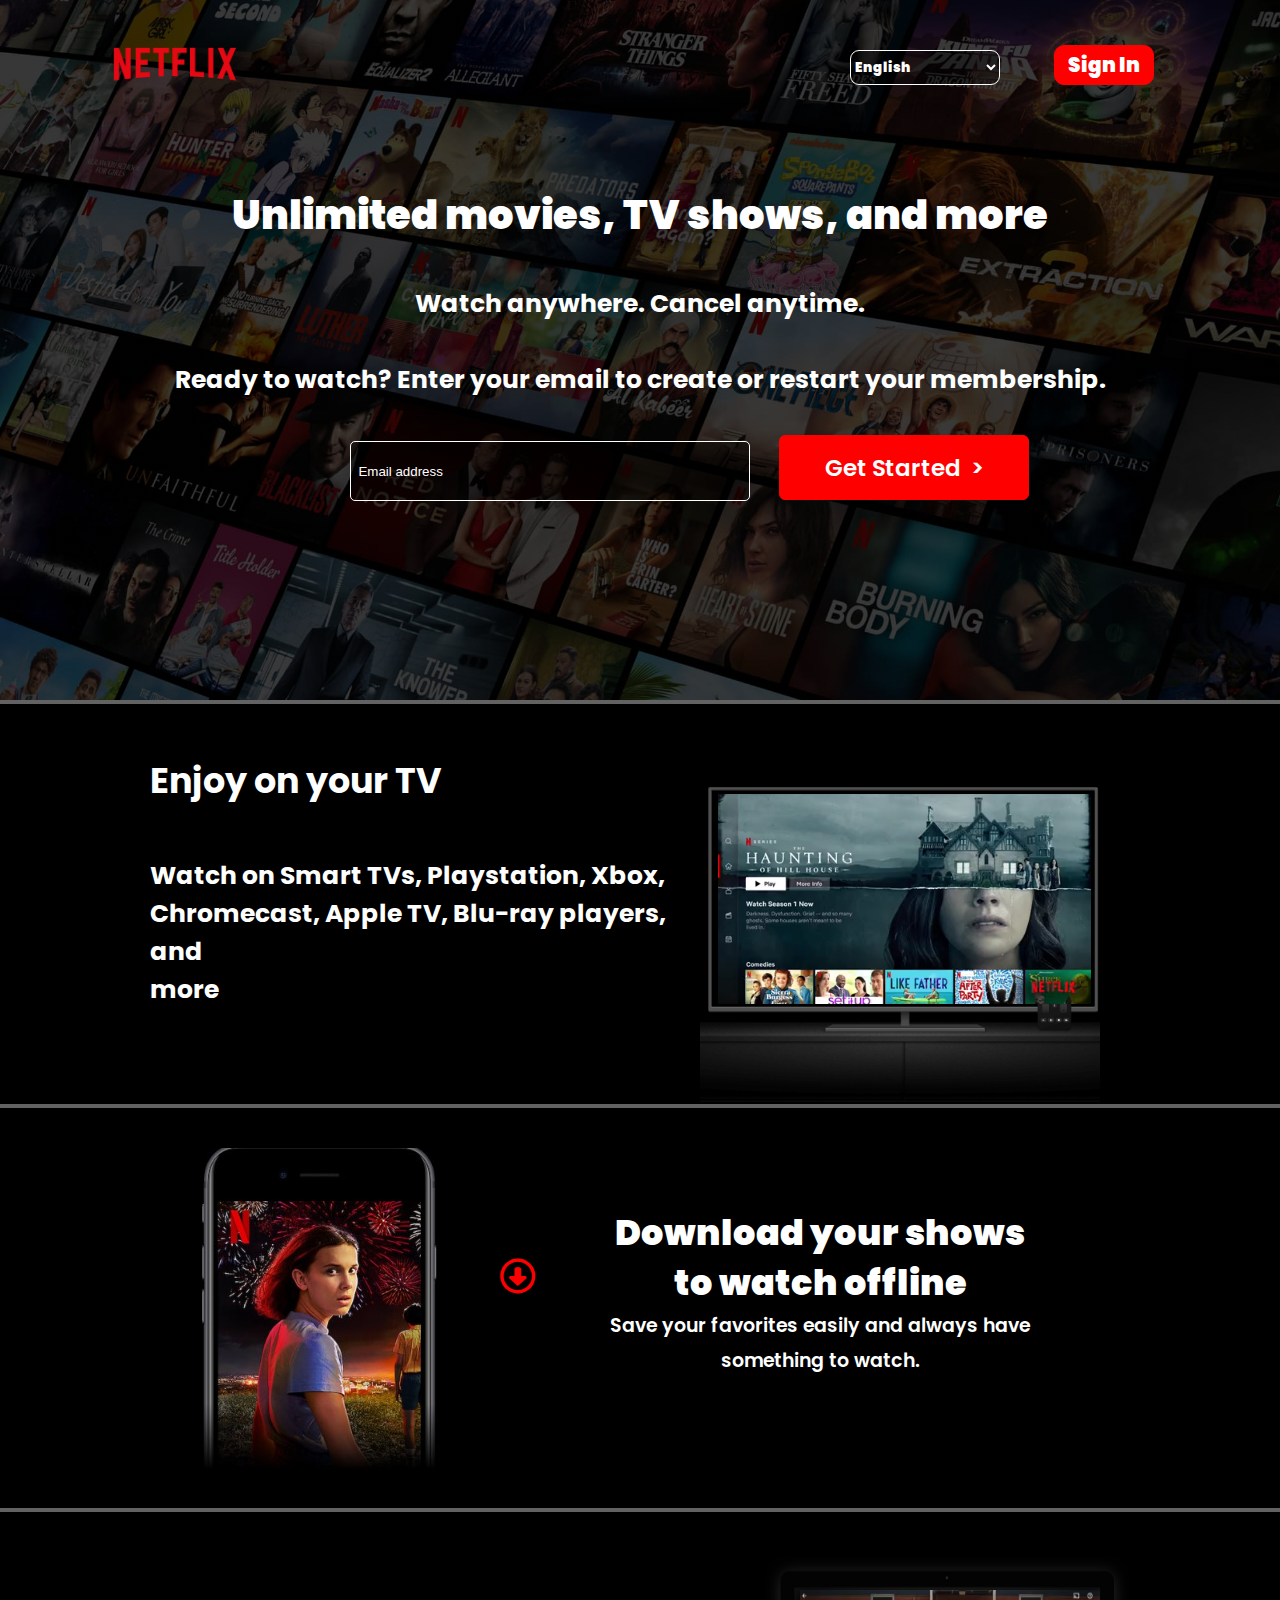
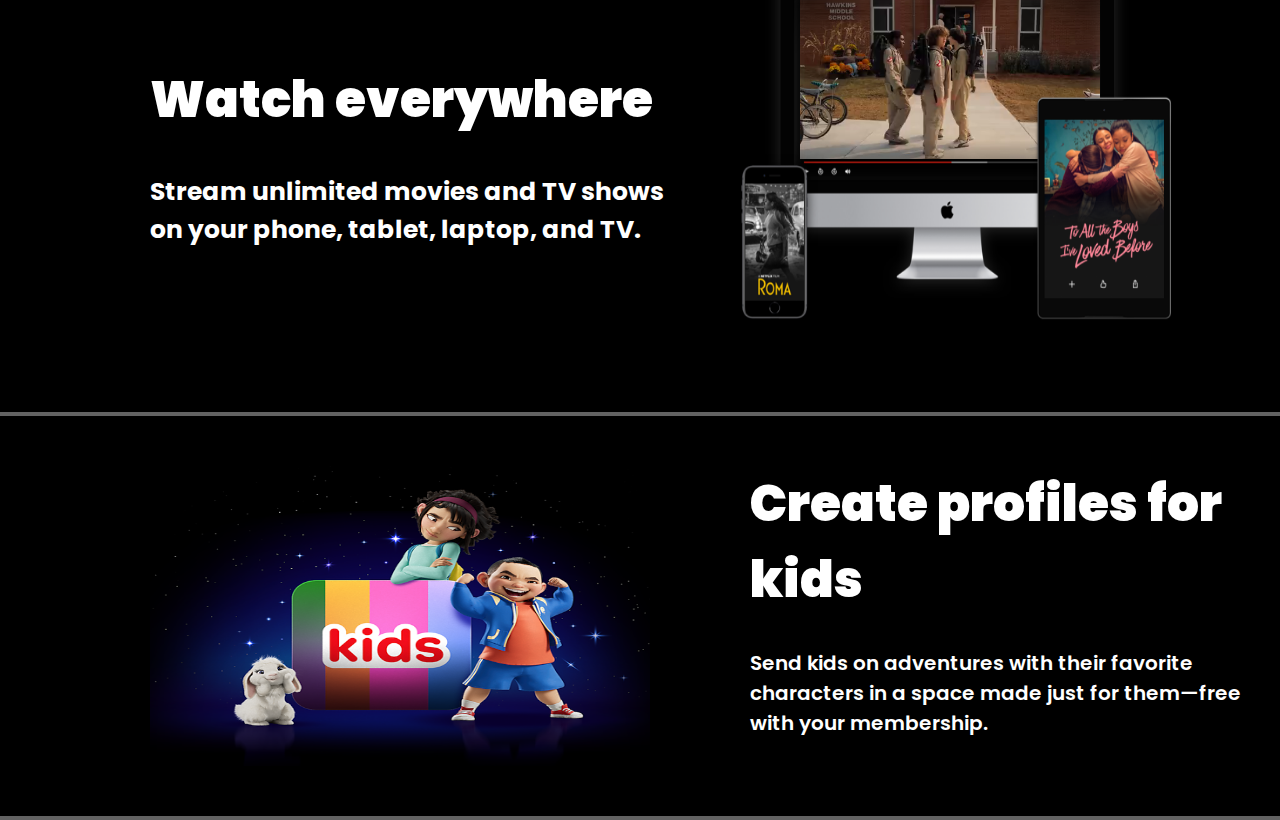
<file: index.html>
<html>
  <head>
    <title>HOME</title>
    <meta charset="UTF-8" />
    <link rel="stylesheet" href="style/all.css" />
    <link rel="stylesheet" href="style/css.css" />
    <link rel="preconnect" href="https://fonts.googleapis.com" />
    <link rel="preconnect" href="https://fonts.gstatic.com" crossorigin />
    <link
      href="https://fonts.googleapis.com/css2?family=Poppins:wght@100&display=swap"
      rel="stylesheet"
    />
  </head>
  <body>
    <div class="back_logo">
      <div class="foredit">
        <img src="images/netflixLogo.png" alt="" class="Netflixlogo" />
      </div>

      <select class="selectmenu">
        <option hidden>Language</option>
        <option selected>English</option>
        <option>Arabic</option>
      </select>
      <button class="newbtn">
        <a href="secondpage.html" target="_blank" class="newanchor">
          Sign In
        </a>
      </button>
      <h1>Unlimited movies, TV shows, and more</h1>
      <p>
        Watch anywhere. Cancel anytime.
        <br />
        <br />
        Ready to watch? Enter your email to create or restart your membership.
      </p>
      <br /><br />

      <form action="">
        <input type="email" placeholder="&nbsp; Email address" class="email" />
        <button>
          <a href="secondpage.html" target="_blank"> Get Started &nbsp;> </a>
        </button>
      </form>
    </div>

    <!-- <hr /> -->
    <div class="horizanalline"></div>

    <div class="parent">
      <div class="fonts">
        <h2>Enjoy on your TV</h2>
        <p>
          Watch on Smart TVs, Playstation, Xbox, <br />
          Chromecast, Apple TV, Blu-ray players, and <br />
          more
        </p>
      </div>
      <div class="imgclass">
        <img src="images/tvAfterEdit.png" alt="" />
      </div>
      <div class="myvid">
        <video class="myvideo" autoplay muted loop playbackRate="2.5">
          <source
            src="videos/Netflix Egypt - Watch TV Shows Online, Watch Movies Online.m4v"
            type="video/mp4"
          />
          Your browser does not support the video tag.
        </video>
      </div>
    </div>
    <!-- <hr> -->
    <div class="horizanalline"></div>

    <div class="parentofthirdpart">
      <!-- ICON INSTEAD OF FLEXBOX -->
      <i class="fa-regular fa-circle-down fa-beat-fade icon1"></i>
      <div class="thirdpartimg">
        <img src="images/mobile-0819edit.jpg" alt="" />
      </div>
      <div class="thirdFont">
        <h2 class="fontofthird">
          Download your shows <br />
          to watch offline
        </h2>
        <span class="thirdspan">
          Save your favorites easily and always have <br />
          something to watch.
        </span>
      </div>
    </div>
    <div class="horizanalline"></div>

    <div class="fourthparent">
      <div class="fourthfonts">
        <h2>Watch everywhere</h2>
        <p>
          Stream unlimited movies and TV shows on your phone, tablet, laptop,
          and TV.
        </p>
      </div>
      <div class="fourthimgclass">
        <img src="images/MAC.png" alt="" />
      </div>
      <div class="secondmyvid">
        <video class="secondmyvideo" autoplay muted loop>
          <source src="videos/video-devices.m4v" type="video/mp4" />
          Your browser does not support the video tag.
        </video>
      </div>
    </div>
    <div class="horizanalline"></div>
    <div class="lastdiv">
      <div class="lastimg">
        <img src="images/lastPhoto.png" alt="" />
      </div>
      <div class="lastfont">
        <h2>
          Create profiles for <br />
          kids
        </h2>
        <p>
           Send kids on adventures with their favorite <br>
           characters in a space made
           just for them—free <br/>
           with your membership.
        </p>
      </div>
    </div>
    <div class="horizanalline"></div>
  </body>
</html>
</file>
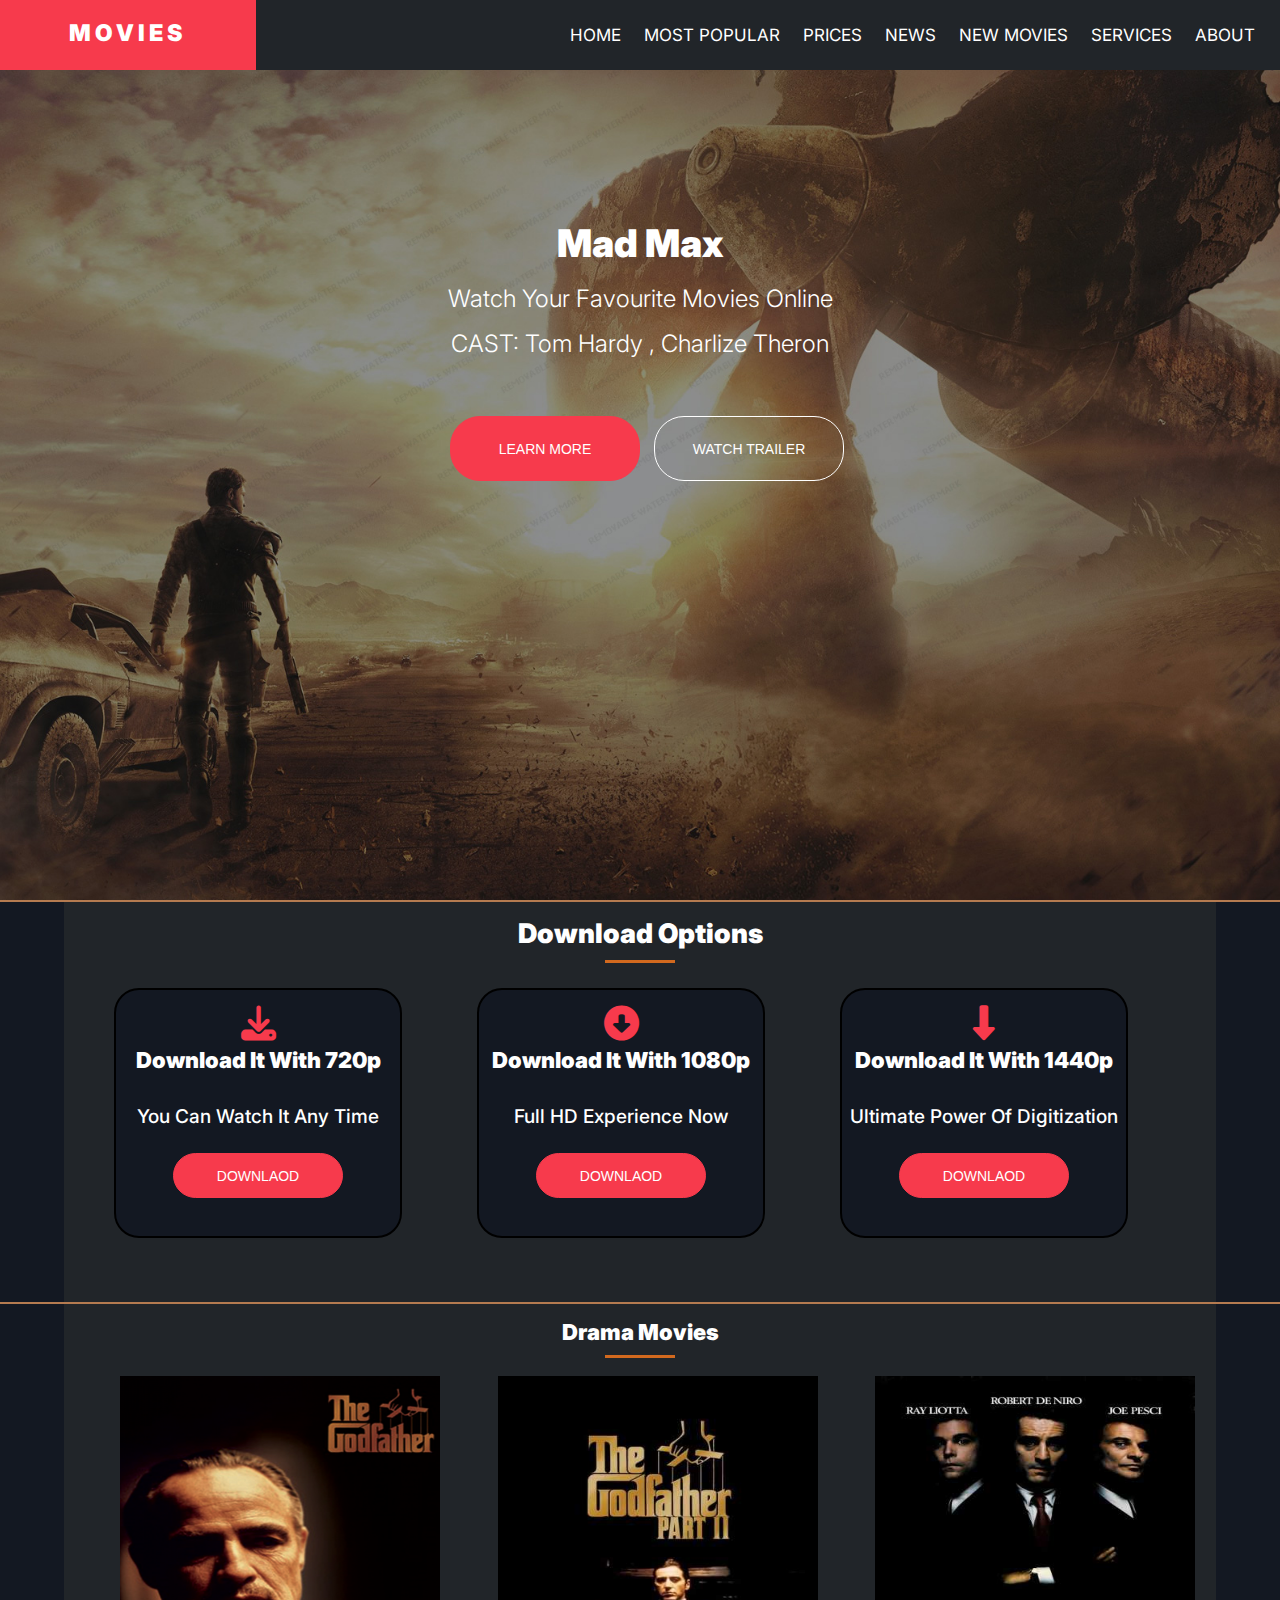
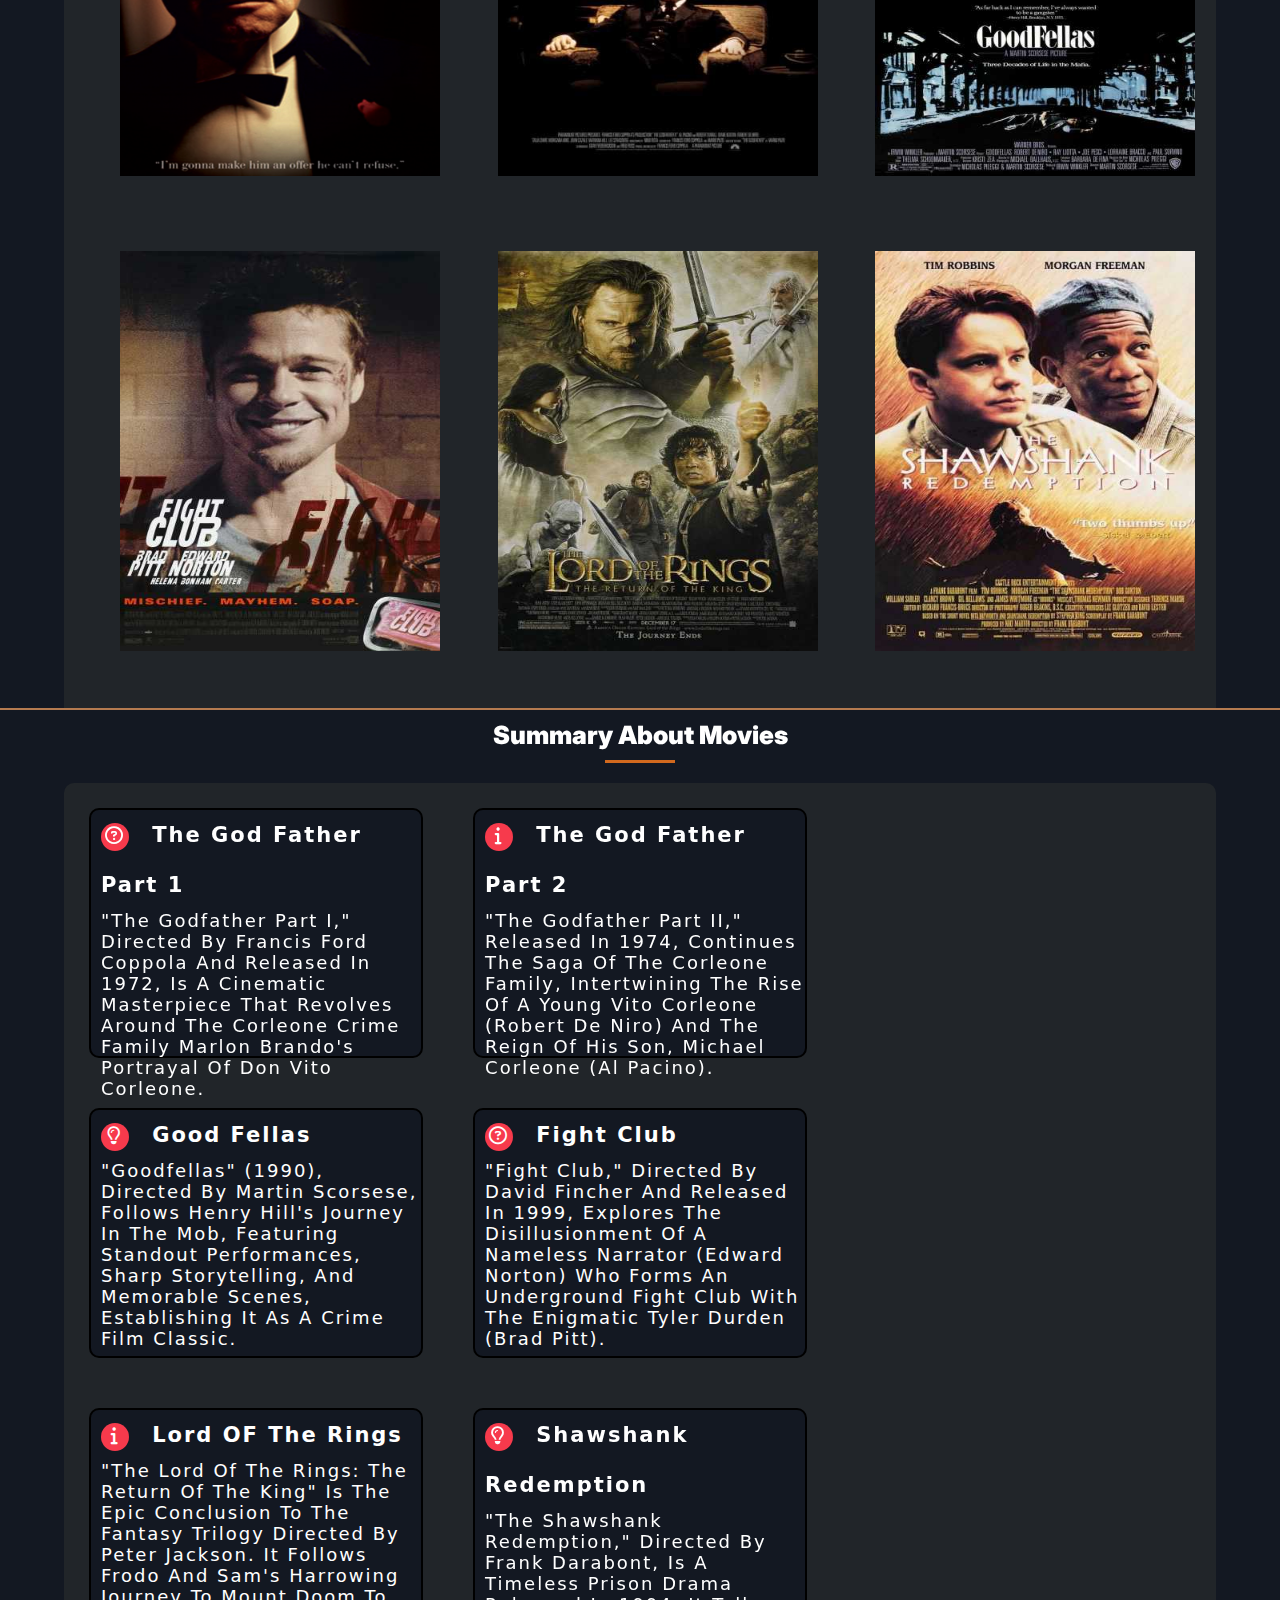
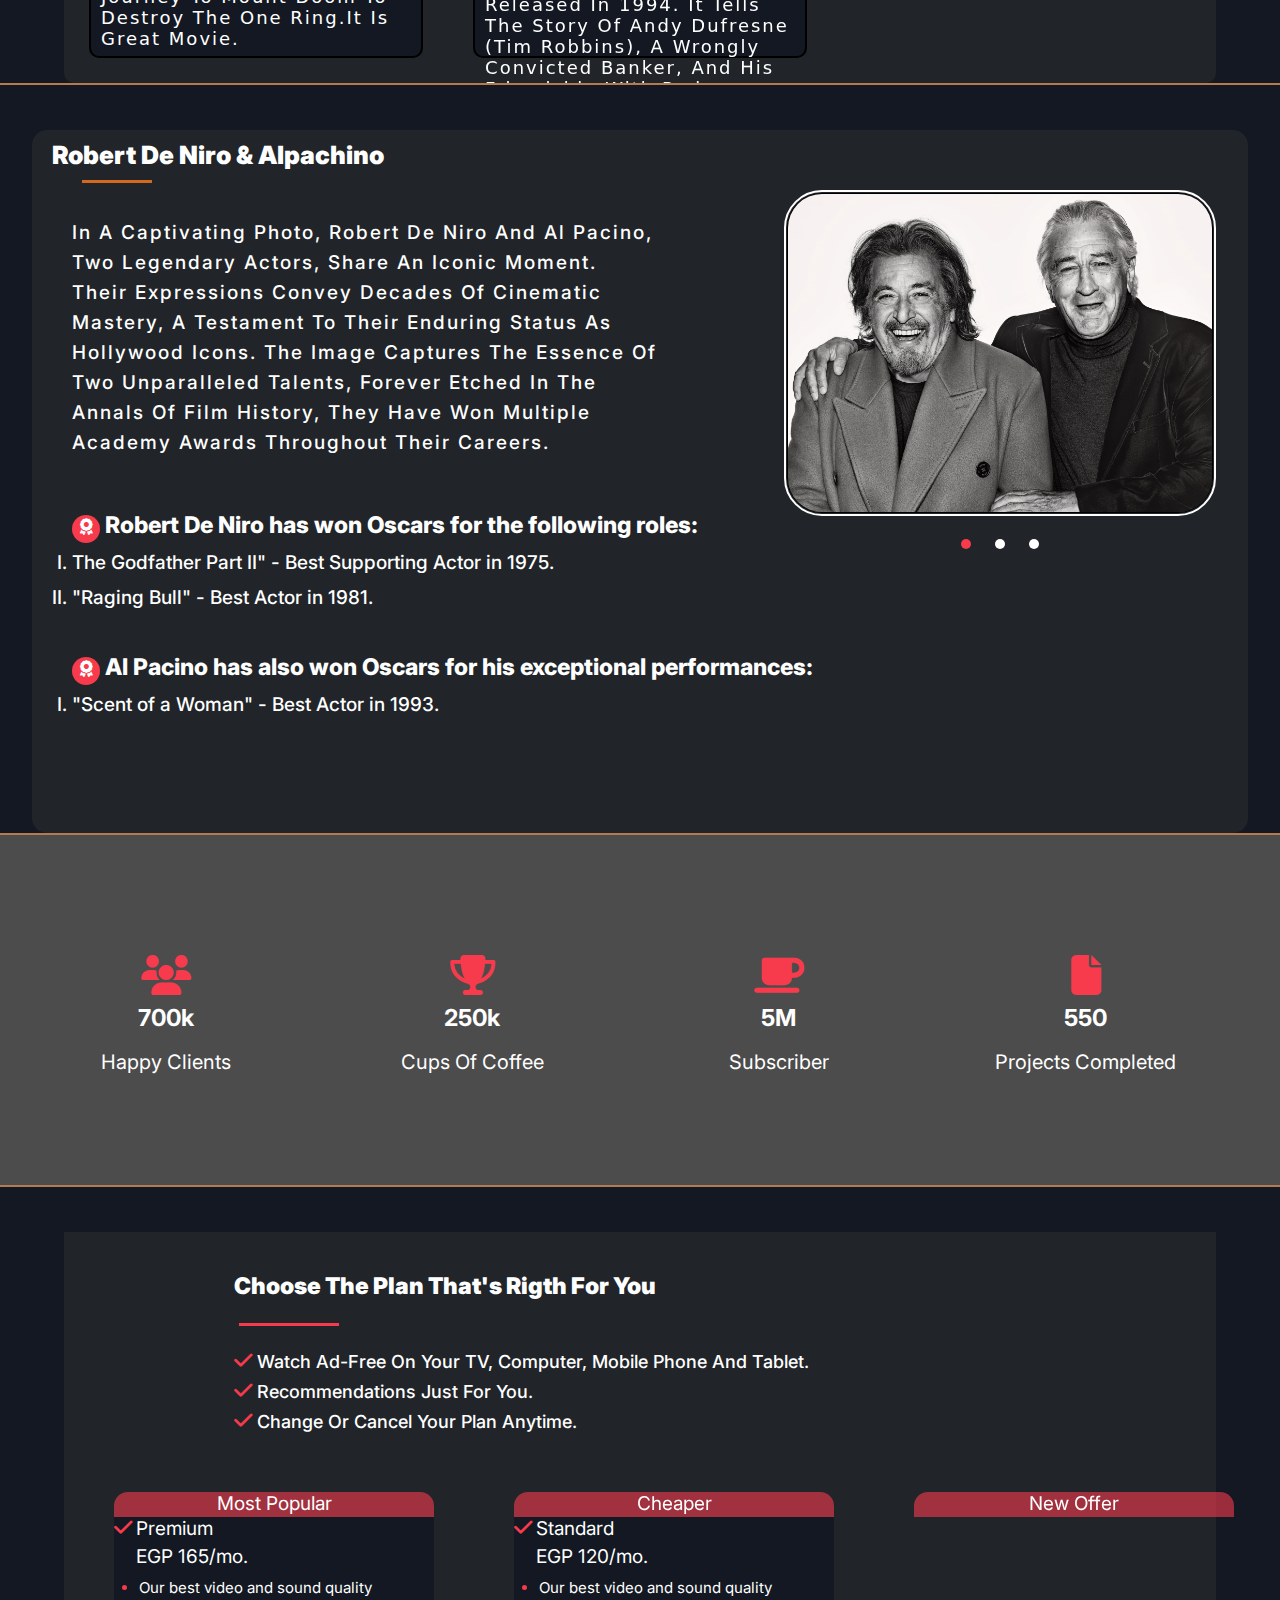
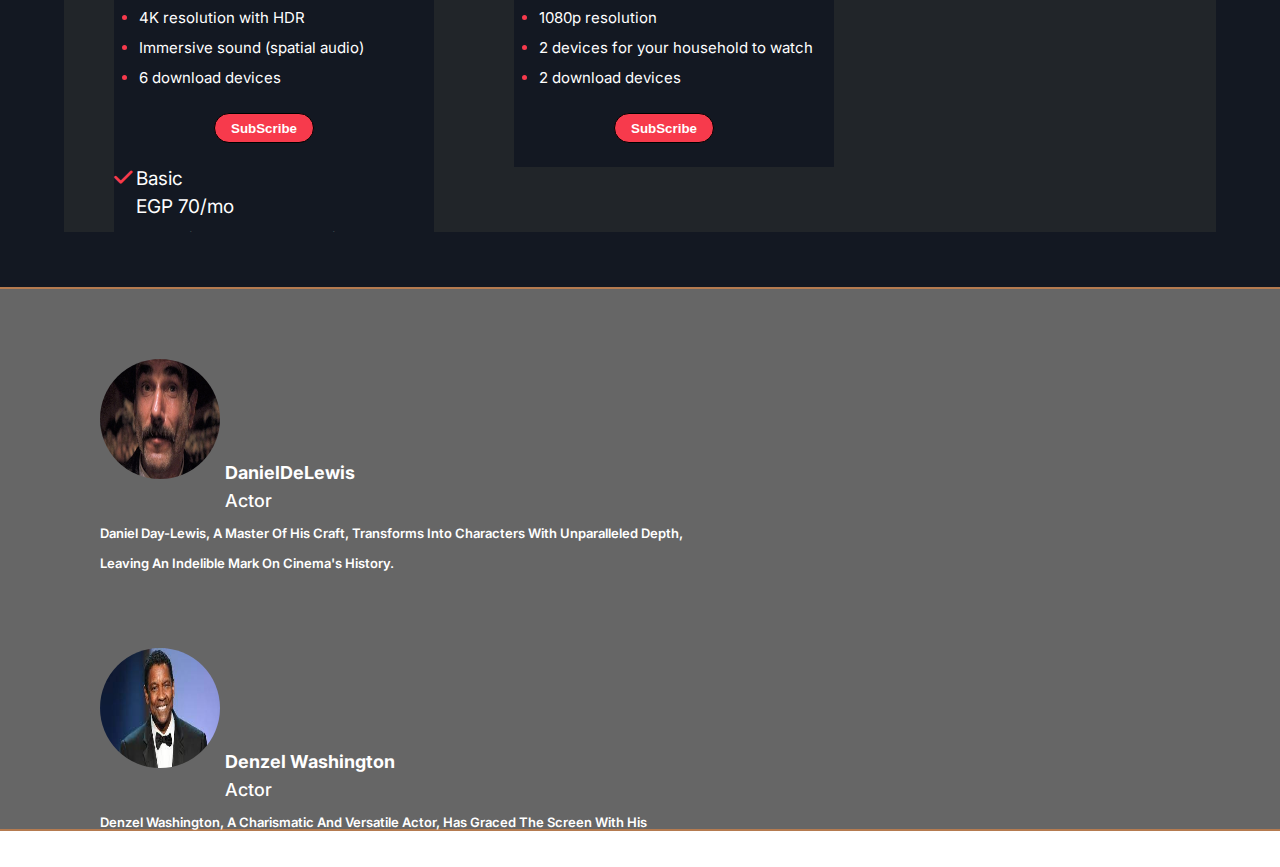
<file: secondpage.html>
<html>
  <head>
    <meta charset="UTF-8" />
    <title>Art</title>
    <link rel="stylesheet" href="style/all.css" />
    <link rel="stylesheet" href="style/secondpagestyle.css" />
    <link rel="preconnect" href="https://fonts.googleapis.com" />
    <link rel="preconnect" href="https://fonts.gstatic.com" crossorigin />
    <link
      href="https://fonts.googleapis.com/css2?family=Inter:wght@200&family=Poppins:wght@100&family=Roboto:ital,wght@0,100;0,300;0,400;0,700;0,900;1,100&display=swap"
      rel="stylesheet"
    />
  </head>

  <body>
    <div class="header">
      <div class="logo">
        <span>MOVIES</span>
      </div>
      <!-- end of logo -->
      <div class="list">
        <li>
          <a href="#"> home </a>
        </li>
        <li>
          <a href="#"> most popular </a>
        </li>
        <li>
          <a href="#"> prices </a>
        </li>
        <li>
          <a href="#"> news </a>
        </li>
        <li>
          <a href="#"> new movies </a>
        </li>
        <li>
          <a href="#"> services </a>
        </li>
        <li>
          <a href="#"> about </a>
        </li>
      </div>
      <!-- endo of list  -->
    </div>
    <!-- end of header -->

    <div class="MadMax">
      <div class="font">
        <h2>mad max</h2>
        <p>watch your favourite movies online</p>
        <p>CAST: Tom Hardy , Charlize Theron</p>
      </div>
      <!-- end of font  -->
      <div class="buttons_of_mad">
        <button class="first_button">learn more</button>
        <button class="first_button modify">watch trailer</button>
      </div>
    </div>
    <!-- end of home  -->
    <div class="horizontal_line"></div>

    <div class="DownloadOptionsParent">
      <div class="subDownloadsParent">
        <div class="FontOFHeader">
          <p>download options</p>
        </div>
        <div class="emptydiv"></div>
        <div class="ChildsOfDownloads">
          <i class="fa-solid fa-download icon1"></i>
          <h2>download it with 720p</h2>
          <p>you can watch it any time</p>
          <button class="DownloadButton">downlaod</button>
        </div>
        <!-- ChildsOfDownloads -->
        <div class="ChildsOfDownloads">
          <i class="fa-solid fa-circle-down icon1"></i>
          <h2>download it with 1080p</h2>
          <p>Full HD experience now</p>
          <button class="DownloadButton">downlaod</button>
        </div>
        <div class="ChildsOfDownloads">
          <i class="fa-solid fa-down-long icon1"></i>
          <h2>download it with 1440p</h2>
          <p>ultimate power of digitization</p>
          <button class="DownloadButton">downlaod</button>
        </div>
      </div>
      <!-- subDownloadsParent -->
    </div>
    <!-- Download options parent -->
    <div class="horizontal_line"></div>

    <!-- ////////////////////////////////////////// -->

    <div class="ShowMoviesParent">
      <div class="subMoviesShow">
        <div class="HeaderOFMovies">
          <p>drama movies</p>
        </div>
        <!-- END OF HEADER OF MOVIES -->
        <div class="emptydiv"></div>
        <!-- end of header -->
        <div class="movie">
          <div class="bigmovie">
            <p class="about">the god father part 1</p>
            <p class="cast">cast : marlon brando, alpachino</p>
            <i class="fa-solid fa-heart iconformovie"></i>
            <i class="fa-regular fa-circle-play iconformovie"></i>
          </div>
        </div>
        <!-- end of MOVIE -->
        <div class="movie x1">
          <div class="bigmovie">
            <p class="about">the god father part 2</p>
            <p class="cast">cast :Robert De Niro, alpachino</p>

            <i class="fa-solid fa-heart iconformovie"></i>
            <i class="fa-regular fa-circle-play iconformovie"></i>
          </div>
        </div>

        <div class="movie x2">
          <div class="bigmovie">
            <p class="about">good fellas</p>
            <p class="cast">cast : Robert De Niro, Ray Liotta</p>
            <i class="fa-solid fa-heart iconformovie"></i>
            <i class="fa-regular fa-circle-play iconformovie"></i>
          </div>
        </div>

        <div class="movie x3">
          <div class="bigmovie">
            <p class="about">figth club</p>
            <p class="cast">cast : brad Pitt, Edward Norton</p>
            <i class="fa-solid fa-heart iconformovie"></i>
            <i class="fa-regular fa-circle-play iconformovie"></i>
          </div>
        </div>

        <div class="movie x4">
          <div class="bigmovie">
            <p class="about">lord of the rings</p>
            <p class="cast">cast : Elijah Wood, Karl Urban</p>
            <i class="fa-solid fa-heart iconformovie"></i>
            <i class="fa-regular fa-circle-play iconformovie"></i>
          </div>
        </div>

        <div class="movie x5">
          <div class="bigmovie">
            <p class="about">The Shawshank Redemption</p>
            <p class="cast">cast :Morgan Freeman, Tim Robbins</p>
            <i class="fa-solid fa-heart iconformovie"></i>
            <i class="fa-regular fa-circle-play iconformovie"></i>
          </div>
        </div>
      </div>
      <!-- END OF subMoviesShow -->
    </div>
    <!-- END OF ShowMoviesParent -->
    <div class="horizontal_line"></div>
    <!-- ///////////////////////fourth section -->
    <div class="grandSummary">
      <div class="fontsummary">
        <p>summary about movies</p>
      </div>
      <div class="emptydiv"></div>
      &nbsp;
      <div class="parentSummary">
        <div class="subSummary">
          <i class="fa-regular fa-circle-question iconSummary"></i>
          &nbsp;
          <span>the god father part 1</span>
          <p>
            "The Godfather Part I," directed by Francis Ford Coppola and
            released in 1972, is a cinematic masterpiece that revolves around
            the Corleone crime family Marlon Brando's portrayal of Don Vito
            Corleone.
          </p>
        </div>
        <div class="subSummary">
          <i class="fa-solid fa-info iconSummary"></i>
          &nbsp;
          <span>the god father part 2</span>
          <p>
            "The Godfather Part II," released in 1974, continues the saga of the
            Corleone family, intertwining the rise of a young Vito Corleone
            (Robert De Niro) and the reign of his son, Michael Corleone (Al
            Pacino).
          </p>
        </div>
        <div class="subSummary">
          <i class="fa-regular fa-lightbulb iconSummary"></i>
          &nbsp;
          <span>Good Fellas</span>
          <p>
            "Goodfellas" (1990), directed by Martin Scorsese, follows Henry
            Hill's journey in the mob, featuring standout performances, sharp
            storytelling, and memorable scenes, establishing it as a crime film
            classic.
          </p>
        </div>

        <div class="subSummary">
          <i class="fa-regular fa-circle-question iconSummary"></i>
          &nbsp;
          <span>Fight Club</span>
          <p>
            "Fight Club," directed by David Fincher and released in 1999,
            explores the disillusionment of a nameless narrator (Edward Norton)
            who forms an underground fight club with the enigmatic Tyler Durden
            (Brad Pitt).
          </p>
        </div>
        <div class="subSummary">
          <i class="fa-solid fa-info iconSummary"></i>
          &nbsp;
          <span>Lord OF The Rings</span>
          <p>
            "The Lord of the Rings: The Return of the King" is the epic
            conclusion to the fantasy trilogy directed by Peter Jackson. It
            follows Frodo and Sam's harrowing journey to Mount Doom to destroy
            the One Ring.it is great movie.
          </p>
        </div>
        <div class="subSummary">
          <i class="fa-regular fa-lightbulb iconSummary"></i>
          &nbsp;
          <span>Shawshank Redemption</span>
          <p>
            "The Shawshank Redemption," directed by Frank Darabont, is a
            timeless prison drama released in 1994. It tells the story of Andy
            Dufresne (Tim Robbins), a wrongly convicted banker, and his
            friendship with Red (Morgan).
          </p>
        </div>
      </div>
    </div>
    <div class="horizontal_line"></div>
    <!-- start of 5th section  -->
    <div class="grandTalking">
      &nbsp;
      <div class="talkingParent">
        <div class="fontsummary editfont">
          <p>robert de niro & alpachino</p>
          <div class="emptydiv talking"></div>
        </div>
        <div class="subTalking">
          <span class="deniro"
            >In a captivating photo, Robert De Niro and Al Pacino, two legendary
            actors, share an iconic moment. Their expressions convey decades of
            cinematic mastery, a testament to their enduring status as Hollywood
            icons. The image captures the essence of two unparalleled talents,
            forever etched in the annals of film history, they have won multiple
            Academy Awards throughout their careers.</span
          >
          <br />
          <div class="iconsfortalk">
            <i class="fa-solid fa-award iconSummary"></i>
            <span>Robert De Niro has won Oscars for the following roles:</span>
            <ol>
              <li>The Godfather Part II" - Best Supporting Actor in 1975.</li>
              <li>"Raging Bull" - Best Actor in 1981.</li>
            </ol>
            <br />
            <i class="fa-solid fa-award iconSummary"></i>
            <span
              >Al Pacino has also won Oscars for his exceptional
              performances:</span
            >
            <ol>
              <li>"Scent of a Woman" - Best Actor in 1993.</li>
            </ol>
          </div>
        </div>

        <div class="subTalkingIMG">
          <img
            src="moviesImages/deniro and alpachino.webp"
            alt=""
            draggable="false"
          />
          <div class="bullets">
            <span class="spanbullets b1"></span>
            <span class="spanbullets"></span>
            <span class="spanbullets"></span>
          </div>
        </div>
      </div>
    </div>
    <div class="horizontal_line"></div>
    <!-- /////////end of 5 th section ////// -->
    <!-- <br><br><br> -->

    <div class="GrandCover">
      <div class="overlay">
        <div class="parentCover">
          <div class="subCover">
            <i class="icon fa fa-users fa-2x iconcover"></i>
            <h3 class="numberCovers">700k</h3>
            <span class="spanCover">happy clients</span>
          </div>

          <div class="subCover">
            <i class="icon fa fa-trophy fa-2x iconcover"></i>
            <h3 class="numberCovers">250k</h3>
            <span class="spanCover">cups of coffee</span>
          </div>
          <div class="subCover">
            <i class="icon fa fa-coffee fa-2x iconcover"></i>
            <h3 class="numberCovers">5M</h3>
            <span class="spanCover">subscriber</span>
          </div>
          <div class="subCover">
            <i class="icon fa fa-file fa-2x iconcover"></i>
            <h3 class="numberCovers">550</h3>
            <span class="spanCover">projects completed</span>
          </div>
        </div>
      </div>
    </div>
    <div class="horizontal_line"></div>
    <!--//////////////////// end of 6TH /////////// -->




    <div class="PricingGrand">
      <div class="PricingParent">
        <div class="PricingHeading">
          <h3 class="priceHeader">choose the plan that's rigth for you</h3>
          <div class="emptydivprice"></div>
          <br />
          <i class="fa-solid fa-check iconPrice"></i>
          <span class="spanprice"
            >Watch ad-free on your TV, computer, mobile phone and tablet.</span
          >
          <br />
          <i class="fa-solid fa-check iconPrice"></i>
          <span class="spanprice">Recommendations just for you.</span>
          <br />
          <i class="fa-solid fa-check iconPrice"></i>
          <span class="spanprice">Change or cancel your plan anytime.</span>
        </div>
        <!-- end of pricing heading -->
        <br />
        <div class="subandcateg">
         <div class="subCategoryPrice">
            <span class="subPricesec">Most Popular</span>
          </div><!-- sub cate price -->
          <div class="SubPrice">
            <i class="fa-solid fa-check iconPrice"></i>
            <span class="premspan">Premium</span>
            <br />
            <span class="premspan editprice">EGP 165/mo.</span>
            <ul class="listPrice">
              <li class="ssss">
                <span>Our best video and sound quality</span>
              </li>
              <li><span>4K resolution with HDR</span></li>
              <li><span>Immersive sound (spatial audio)</span></li>
              <li><span>6 download devices</span></li>
            </ul>
            <button class="pricebuy">SubScribe</button>
          </div> <!-- SUB PRICE -->
         
        </div>      <!-- sub  and cate -->
  

        <div class="tryForPrcie">
        <div class="subCategoryPrice x22">
          <span class="subPricesec">Cheaper</span>
        </div>
        <div class="SubPrice xx22">
          
          <i class="fa-solid fa-check iconPrice"></i>
          <span class="premspan">Standard</span>
          <br />
          <span class="premspan editprice">EGP 120/mo.</span>
          <ul class="listPrice">
            <li class="ssss">
              <span>Our best video and sound quality</span>
            </li>
            <li><span>1080p resolution</span></li>
            <li><span>2 devices for your household to watch</span></li>
            <li><span>2 download devices</span></li>
          </ul>
          <button class="pricebuy">SubScribe</button>
        </div>
      </div>


      <div class="tryForPrcie">
        <div class="subCategoryPrice x33">
          <span class="subPricesec">New Offer</span>
        </div>
        <div class="SubPrice ">
          
          <i class="fa-solid fa-check iconPrice"></i>
          <span class="premspan">Basic</span>
          <br />
          <span class="premspan editprice">EGP 70/mo</span>
          <ul class="listPrice">
            <li class="ssss">
              <span>Good video and sound quality</span>
            </li>
            <li><span>720p resolution</span></li>
            <li><span>1 device for your household to watch</span></li>
            <li><span>1 download device</span></li>
          </ul>
          <button class="pricebuy">SubScribe</button>
        </div>
      </div><!-- end of try -->


     
     
    </div> <!-- end of parent -->
   </div> <!-- end of grand -->

   <div class="horizontal_line"></div>
<!-- /////////end of 7th section//////// -->
<div class="grandPhoto">
<div class="overlayPhoto"><!--overlayPhoto  -->

<div class="parentPhoto">
<div class="subPhoto">
<img  src="moviesImages/Daniellll.jpg" alt="" class="danielImg" draggable="false">
<h4 style="display: inline-block;">DanielDeLewis </h4>
<p>Actor</p>
<span>Daniel Day-Lewis, a master of his craft, 
  transforms into characters with unparalleled depth, <br> leaving an indelible mark on cinema's history. </span>


</div><!-- subPhoto -->
<div class="subPhoto">
  <img  src="moviesImages/denzil.jpg" alt="" class="danielImg" draggable="false">
  <h4 style="display: inline-block;">Denzel Washington </h4>
  <p>Actor</p>
  <span>Denzel Washington, a charismatic and versatile actor, has graced the screen with his <br>
    commanding presence. 



  </span>
  </div>


</div><!-- parentPhoto -->

</div><!-- overlay -->
</div><!-- grandPhoto -->
<div class="horizontal_line"></div>
<!--/////////////// end of 9th section//////// -->












  </body>
</html>
</file>
<file: style/css.css>
* {
  margin: 0;
  padding: 0;
  box-sizing: border-box;
}

.back_logo {
  width: 100%;
  height: 700px;
  background-image: linear-gradient(rgba(0, 0, 0, 0.7), rgba(0, 0, 0, 0.7)),
    url(../images/firstSection.jpg);
  background-size: cover;
  background-repeat: no-repeat;
  overflow: auto;
}

.foredit {
  float: left;
}
.selectmenu {
  margin-left: 600px;
  margin-top: 50px;
  border: 1px solid #ffffff;
  border-radius: 9px;
}
select {
  width: 150px;
  height: 35px;
  font-weight: 900;
  background: rgb(0 0 0 / 40%);
  color: #fff;
  font-family: "Poppins", sans-serif;
}
select option {
  color: #fff;
}
.back_logo .Netflixlogo {
  width: 150px;
  margin-left: 100px;
  padding-top: 20px;
}
.back_logo h1 {
  color: #fff;
  font-size: 40px;
  text-align: center;
  padding-top: 100px;
  font-weight: 900;
  font-family: "Poppins", sans-serif;
}
.back_logo p {
  font-size: 25px;
  color: #ffffff;
  font-family: "Poppins", sans-serif;
  text-align: center;
  padding-top: 40px;
  font-weight: 700;
}
.back_logo .email {
  width: 400px;
  height: 60px;
  border: 1px solid #fff;
  border-radius: 5px;
  margin-left: 350px;
  background: rgb(0 0 0 / 40%);
}
.back_logo .email::placeholder {
  color: #fff;
}
button {
  background-color: red;
  border: 1px solid red;
  border-radius: 6px;
  width: 250px;
  height: 65px;
  font-size: 23px;
  font-weight: 600;
  margin-left: 25px;
  font-family: "Poppins", sans-serif;
}
a {
  text-decoration: none;
  color: #fff;
}
.back_logo .newbtn {
  background-color: red;
  border: 1px solid red;
  border-radius: 10px;
  height: 50px;
  width: 100px;
  height: 40px;
  font-size: 20px;
  font-weight: 900;
  margin-left: 50px;
  font-family: "Poppins", sans-serif;
}
.back_logo .newanchor {
  text-decoration: none;
  color: #fff;
}
.parent {
  overflow: auto;
  width: 100%;
  height: 400px;
  background-color: black;
  position: relative;
}
.fonts {
  width: 700px;
  height: 388px;
  background-color: black;
  color: #fff;
  float: left;
  font-family: "Poppins", sans-serif;
}
.fonts h2 {
  font-size: 35px;
  padding-left: 150px;
  padding-top: 50px;
}
.fonts p {
  font-size: 25px;
  font-weight: 700;
  padding-left: 150px;
  padding-top: 50px;
}
.imgclass {
  width: auto;
  height: 388px;
  background-color: black;
  float: left;
}
.imgclass img {
  width: 400px;
  height: 400px;
  padding-top: 80px;

  position: absolute;
}
.myvid .myvideo {
  width: 450px;
  height: 210px;
  position: absolute;
  margin-top: 90px;
  margin-left: -20px;
}
.horizanalline {
  width: 100%;
  height: 4px;
  background: rgba(0, 0, 0, 0.617);
}
.parentofthirdpart {
  background-color: black;
  width: 100%;
  height: 400px;
  overflow: auto;
}
.thirdpartimg {
  width: 450px;
  height: 400px;
  float: left;
}
.thirdpartimg img {
  width: 240px;
  margin-left: 200px;
  height: auto;
  margin-top: 40px;
}
.thirdFont {
  width: auto;
  height: auto;
  text-align: center;
  float: right;
  margin-right: 250px;
}

.thirdFont .fontofthird {
  color: #fff;
  font-weight: 900;
  font-family: "Poppins", sans-serif;
  font-size: 35px;
  padding-top: 100px;
  line-height: 50px;
}
.thirdFont .thirdspan {
  color: #fff;
  font-weight: 600;
  font-family: "Poppins", sans-serif;
  font-size: 19px;
  line-height: 35px;
}
.icon1 {
  color: red;
  font-size: 35px;
  margin-left: 50px;
  margin-top: 150px;
}

.fourthparent {
  overflow: auto;
  width: 100%;
  height: 500px;
  background-color: black;
  position: relative;
}
.fourthfonts {
  width: 700px;
  height: 388px;
  background-color: black;
  color: #fff;
  float: left;
  font-family: "Poppins", sans-serif;
  margin-top: 100px;
}
.fourthfonts h2 {
  font-size: 50px;
  padding-left: 150px;
  padding-top: 50px;
  font-weight: 900;
  font-family: "Poppins", sans-serif;
}
.fourthfonts p {
  font-size: 25px;
  font-weight: 700;
  padding-left: 150px;
  padding-top: 35px;
  font-family: "Poppins", sans-serif;
}
.fourthimgclass {
  width: auto;
  height: 350px;
  margin-top: -50px;
  background-color: black;
  float: left;
}
.fourthimgclass img {
  width: 500px;
  height: 500px;
  padding-top: 80px;
  z-index: 1;
  position: absolute;
}

.secondmyvid .secondmyvideo {
  width: 300px;
  height: 265px;
  position: absolute;
  margin-top: 30px;
  margin-left: 100px;
}
.lastdiv {
  width: 100%;
  height: 400px;
  background-color: black;
overflow: auto;
}
.lastimg{

float: left;

}
.lastdiv .lastimg img{
  width: 500px;
  height: 300px;
  margin-left: 150px;
margin-top: 50px ;
  
}
.lastfont{
  float: left;
}
.lastfont h2{
  font-size: 50px;
  padding-left: 100px;
  padding-top: 50px;
  font-weight: 900;
  font-family: "Poppins", sans-serif;
  color: #fff;

}
.lastfont p{
  font-size: 20px;
  font-weight: 600;
  padding-left: 100px;
  padding-top: 30px;
  color: #fff;
  font-family: "Poppins", sans-serif;

}
</file>
<file: style/secondpagestyle.css>
* {
  margin: 0;
  padding: 0;
  box-sizing: border-box;
}
/* 
color for the header #f73a4c;
color for the the page #1f2324;
#1f2324;=>for first header
another color for the the page #131822 ;
*/
body {
  font-family: "Inter", sans-serif;
  /* height: 4000px; */
}

.header {
  width: 100%;
  height: 70px;
  background-color: #212529;
  overflow: auto;
  position: fixed;
  z-index: 5;
  top: 0;
  left: 0;
}
.list {
  list-style-type: none;
  float: right;
  margin-right: 25px;
  margin-top: 25px;
}
.list li {
  display: inline-block;
  padding-left: 19px;
}
.logo {
  width: 20%;
  height: 70px;
  background-color: #f73a4c;
  float: left;
  text-align: center;
}
.logo span {
  color: #fff;
  font-size: 23px;
  font-weight: 900;
  letter-spacing: 4px;
  line-height: 66px;
}
.list li a {
  text-decoration: none;
  color: #fff;
  font-size: 17px;
  transition: 0.3s;
  /* transition: color 0.3s ease; */
  text-transform: uppercase;
}
.list li a:hover {
  color: #f73a4c;
  padding: 8px 16px;
}
.MadMax {
  width: 100%;
  height: 100vh;
  background-image: url(../images/Madmax.jpg);
  background-size: cover;
  background-position: center;
  padding-top: 70px;
}
.MadMax .font {
  text-align: center;
  color: #fff;
  margin-top: 150px;
  text-transform: capitalize;
}
.MadMax .font h2 {
  font-size: 38px;
  font-weight: 900;
  padding-bottom: 10px;
}
.MadMax .font p {
  font-size: 24px;
  font-weight: 300;
  line-height: 45px;
}
.buttons_of_mad {
  width: 500px;
  height: 250px;
  margin: auto;
  padding-left: 50px;
  padding-top: 50px;
}

.buttons_of_mad .first_button {
  color: #fff;
  font-size: 14px;
  font-weight: 300;
  text-transform: uppercase;
  width: 190px;
  height: 65px;
  border: 1px solid #f73a4c;
  border-radius: 30px;
  background-color: #f73a4c;
  margin-left: 10px;
}

.buttons_of_mad .first_button:hover {
  background-color: rgba(247, 58, 76, 0);
  cursor: pointer;
  transition: 0.3s;
}
.buttons_of_mad .modify {
  border: 1px solid #fff;
  background-color: rgba(247, 58, 76, 0);
}
.buttons_of_mad .modify:hover {
  border: 1px solid #f73a4c;
  transition: 0.5;
  background-color: #f73a4c;
}
.horizontal_line {
  width: 100%;
  height: 2px;
  background: rgba(149, 67, 5, 0.7);
}
/* -------------START OF 2ND SECTION------------ */
.emptydiv {
  width: 70px;
  height: 3px;
  background-color: chocolate;
  margin: auto;
  margin-top: 10px;
}
.DownloadOptionsParent {
  width: 100%;
  background-color: #131822;
}
.subDownloadsParent {
  width: 90%;
  margin: auto;
  background-color: #212529;
  overflow: auto;
  height: 400px;
}
.FontOFHeader {
  color: #fff;
  text-align: center;
  font-size: 27px;
  font-weight: 900;
  text-transform: capitalize;
  padding-top: 15px;
}
.ChildsOfDownloads {
  width: 25%;
  height: 250px;
  background-color: #131822;
  float: left;
  color: #fff;
  font-size: 19px;
  font-weight: 500;
  text-transform: capitalize;
  text-align: center;
  margin-left: 50px;
  margin-right: 25px;
  border: 2px solid #000000;
  margin-top: 25px;
  border-radius: 25px;
  padding-top: 15px;
  position: relative;
}
.ChildsOfDownloads h2 {
  font-size: 22px;
  line-height: 40px;
  font-weight: 900;
}
.ChildsOfDownloads p {
  padding-top: 25px;
}
.ChildsOfDownloads button {
  transition: 0.4s;
  color: #fff;
  font-size: 14px;
  font-weight: 300;
  text-transform: uppercase;
  width: 170px;
  height: 45px;
  border: 1px solid #f73a4c;
  border-radius: 30px;
  background-color: #f73a4c;
  margin-top: 25px;
}
.icon1 {
  font-size: 35px;
  color: #f73a4c;
}
.ChildsOfDownloads .DownloadButton:hover {
  background-color: rgba(247, 58, 76, 0);
  cursor: pointer;
  transition: 0.3s;
}
.ChildsOfDownloads::after {
  position: absolute;
  width: 0;
  height: 0;
  content: " ";
  top: 0;
  left: 0;
  background-color: #f73a4c;
  opacity: 0;
  transition: 0.6s;
  border-radius: 25px;
}
.ChildsOfDownloads:hover::after {
  width: 100%;
  height: 100%;
  opacity: 0.3;
}
.ChildsOfDownloads::before {
  position: absolute;
  width: 0;
  height: 0;
  content: " ";
  bottom: 0;
  right: 0;
  opacity: 0;
  border-radius: 25px;
  transition: 0.6s;
  background-color: #f73a4c;
}
.ChildsOfDownloads:hover::before {
  width: 100%;
  height: 100%;
  opacity: 0.3;
}
.ChildsOfDownloads:hover h2 {
  color: rgb(255, 255, 255);
  font-size: 23px;
}
/* //////////////START OF 3TH SECTION ///////// */
.ShowMoviesParent {
  width: 100%;
  background-color: #131822;
}
.HeaderOFMovies {
  font-size: 22px;
  font-weight: 900;
  padding-top: 15px;
  color: #fff;
  text-transform: capitalize;
  text-align: center;
}
.subMoviesShow {
  width: 90%;
  background-color: #212529;
  margin: auto;
  overflow: auto;
}
.movie {
  width: 28%;
  height: 415px;
  cursor: pointer;
  background-image: url(../moviesImages/The-Godfather-Poster-4-400x600.png);
  background-position: center;
  background-size: 320px 400px;
  background-repeat: no-repeat;
  float: left;
  margin-left: 55px;
  margin-top: 10px;
  margin-bottom: 50px;
  position: relative;
}
.x1 {
  background-image: url(../moviesImages/Godfather-part-2-400x600.jpg);
}
.x2 {
  background-image: url(../moviesImages/goodfellas_xlg-400x600.jpg);
}
.x3 {
  background-image: url(../moviesImages/Fight-Club_poster_goldposter_com_8-400x600.jpg);
}
.x4 {
  background-image: url(../moviesImages/lord_of_the_rings_the_return_of_the_king_ver7_xlg-400x600.jpg);
}
.x5 {
  background-image: url(../moviesImages/shawshank_redemption_ver2-400x600.jpg);
}
.about {
  font-size: 19px;
  color: white;
  font-weight: 900;
  text-transform: capitalize;
  text-align: center;
  padding-top: 290px;
  padding-left: 30px;
}
.cast {
  font-size: 17px;
  color: #ffffff;
  font-weight: 600;
  line-height: 25px;
  text-transform: capitalize;
  /* opacity: 0; */
  text-align: center;
  /* transition: 0.4s; */
}

.iconformovie {
  cursor: pointer;
  width: 40px;
  height: 40px;
  background-color: #f73a4c;
  font-size: 25px;
  color: #fff;
  line-height: 40px;
  text-align: center;
  display: inline-block;
  position: relative;
  border-radius: 10px;
  left: 125px;
}

.bigmovie {
  visibility: hidden;
  opacity: 0;
  transition: 0.6s;
}
.movie:hover .bigmovie {
  width: 100%;
  height: 100%;
  content: " ";
  position: absolute;
  top: 0;
  left: 0;
  opacity: 1;

  background-color: rgba(0, 0, 0, 0.8);

  visibility: visible;
}

/* //////////FOURTH SECTION END /////////////// */
.grandSummary {
  width: 100%;
  /* height: 60%vh; */
  background-color: #131822;
  text-align: center;
}
.fontsummary {
  color: #fff;
  font-size: 25px;
  font-weight: 900;
  padding-top: 10px;
  text-transform: capitalize;
}

.parentSummary {
  width: 90%;
  overflow: auto;
  margin: auto;
  background-color: #212529;
  border-radius: 10px;
}

.subSummary {
  position: relative;
  width: 29%;
  height: 250px;
  text-transform: capitalize;
  letter-spacing: 2px;
  color: #fff;
  background-color: #131822;
  border: 2px solid #000000;
  float: left;
  text-align: left;
  margin: 25px 25px;
  font-size: 18px;
  font-weight: 100;
  border-radius: 10px;
  padding-left: 10px;
  font-family: system-ui, -apple-system, BlinkMacSystemFont, "Segoe UI", Roboto,
    Oxygen, Ubuntu, Cantarell, "Open Sans", "Helvetica Neue", sans-serif,
    Helvetica, sans-serif;
}
.subSummary span {
  font-size: 21px;
  font-weight: 700;
  line-height: 50px;
}
.iconSummary {
  width: 28px;
  height: 28px;
  text-align: center;
  padding-top: 3px;
  border-radius: 50%;
  color: #fff;
  background-color: #f73a4c;
}
.subSummary::after {
  position: absolute;
  width: 0;
  height: 0;
  content: " ";
  top: 0;
  left: 0;
  background-color: #e2e2e2;
  opacity: 0;
  transition: 0.5s;
  border-radius: 10px;
}
.subSummary:hover::after {
  width: 100%;
  height: 100%;
  opacity: 0.5;
}
/*----------- FIFTH START ----------------*/
.grandTalking {
  width: 100%;
  height: auto;
  background-color: #131822;
}
.talkingParent {
  width: 95%;
  height: auto;
  background-color: #212529;
  margin: auto;
  overflow: auto;
  margin-top: 25px;
  border-radius: 15px;
}
.talking {
  margin: 10px 30;
}
.editfont {
  padding-left: 20px;
}
.subTalking {
  width: 49%;
  background-color: #212529;
  /* border: 1px solid #000000; */
  float: left;
  padding-left: 10px;
  margin: 25px 30px;
}
.deniro {
  color: #fff;
  font-size: 19px;
  text-transform: capitalize;
  font-weight: 500;
  letter-spacing: 2px;
  line-height: 30px;
}
.subTalkingIMG {
  width: 35%;
  float: right;
  /* border:1px solid black; */
  /* outline: 2px solid #fff; */
  /* outline-offset: 1px; */
  margin-right: 35px;
  border-radius: 35px;
}
.subTalkingIMG img {
  width: 100%;
  border: 1px solid black;
  outline: 2px solid #fff;
  outline-offset: 1px;
  height: auto;
  border-radius: 35px;
}
.iconsfortalk {
  width: 750px;
  height: 300px;
  margin-top: 50px;
  font-size: 17px;
  font-weight: 400;
  color: #fff;
  line-height: 35px;
}
.iconsfortalk ol {
  font-size: 19px;
  list-style-type: upper-roman;
  font-weight: 500;
}
.iconsfortalk span {
  font-size: 23px;
  list-style-type: upper-roman;
  font-weight: 800;
}
.bullets {
  width: 100%;
  text-align: center;
  margin-top: 20px;
  cursor: pointer;
}

.spanbullets {
  display: inline-block;
  width: 10px;
  height: 10px;
  background-color: #fff;
  border-radius: 50%;
  margin: 0 10px;
  cursor: pointer;
}
.spanbullets:hover {
  background-color: #f73a4c;
}
.b1 {
  background-color: #f73a4c;
}
/* start of 6th section */

.GrandCover {
  width: 100%;
  height: 350px;
  background-image: url(../moviesImages/coverrrr.png);
  background-size: cover;
  background-attachment: fixed;
  position: relative;
}
.overlay {
  position: absolute;
  width: 100%;
  height: 100%;
  background-color: rgba(0, 0, 0, 0.7);
}
.parentCover {
  overflow: auto;
}
.subCover {
  width: 22%;
  float: left;
  font-size: 20px;
  color: #fff;
  padding-top: 120px;
  margin-left: 25px;
  text-transform: capitalize;
  text-align: center;
  line-height: 45px;
}
.iconcover {
  color: #f73a4c;
}
/* ////// start 7th SECTION */
.PricingGrand {
  width: 100%;
  height: 700px;
  background-color: #131822;
  overflow: auto;
  /* position: relative; */
}
.PricingParent {
  width: 90%;
  height: 600px;
  margin: auto;
  background-color: #212529;
  margin-top: 45px;
  overflow: auto;
}
.subandcateg {
  margin-top: 35px;
}
.PricingHeading {
  color: #fff;
  font-size: 18px;
  font-weight: 500;
  text-transform: capitalize;
  margin-left: 170px;
  padding-top: 40px;
}
.priceHeader {
  font-size: 23px;
  font-weight: 900;
  padding-bottom: 15px;
}
.spanprice {
  display: inline-block;
  line-height: 30px;
}
.emptydivprice {
  width: 100px;
  height: 3px;
  background-color: #f73a4c;
  margin-top: 8px;
  margin-left: 5px;
}
.iconPrice {
  color: #f73a4c;
  font-size: 21px;
}

.SubPrice {
  position: relative;
  width: 320px;
  height: 250px;
  background-color: #131822;
  float: left;
  margin-right: 30px;
  margin-left: 50px;
  cursor: pointer;
}

.subCategoryPrice {
  width: 320px;
  height: 25px;
  background-color: #f73a4c;
  background-color: rgba(247, 58, 76, 0.6);
  text-align: center;
  color: #fff;
  font-size: 19px;
  border-top-left-radius: 14px;
  border-top-right-radius: 14px;
  margin-left: 50px;
}
.subpricefirst {
  text-align: left;
  width: 100px;
  height: auto;
  background-color: blueviolet;
  padding-left: 70px;
}
.subPriceIcon {
  font-size: 20px;
  background-color: #f73a4c;
  /* border-radius: 50%; */
  color: #fff;
}
.premspan {
  display: inline-block;
  color: #ffffff;
  font-size: 19px;
  font-weight: 400;
}
.editprice {
  display: inline-block;
  padding-left: 22px;
  padding-top: 5px;
}
.listPrice {
  font-size: 15px;
  font-weight: 800px;
  color: #fff;
  padding-left: 25px;
  padding-top: 5px;
  line-height: 30px;
  /* list-style-type: circle; */
  color: #f73a4c;
}
.listPrice li span {
  color: fff;
}
.pricebuy {
  width: 100px;
  height: 30px;
  color: #fff;
  background-color: #f73a4c;
  border-radius: 20px;
  border: 1px solid #000000;
  font-weight: 800;
  margin-left: 100px;
  margin-top: 20px;
  cursor: pointer;
  transition: 0.4s;
}
.pricebuy:hover {
  background-color: rgba(247, 58, 76, 0.5);
  font-weight: 300;
}

.x22 {
  position: absolute;
  margin-left: 450px;
  margin-top: -25px;
}
.x33 {
  position: absolute;
  margin-left: 850px;
  margin-top: -25px;
}
.SubPrice::after {
  position: absolute;
  content: " ";
  width: 100%;
  height: 0;
  top: 0;
  left: 0;
  background-color: #ebdcdc;
  opacity: 0;
  transition: 0.9s;
}
.SubPrice:hover::after {
  width: 100%;
  height: 100%;
  opacity: 0.3;
}
/* //////////end of 7 th section /////////// */
.grandPhoto {
  width: 100%;
  height: 60vh;
  background-image: url(../moviesImages/movienigth.jpg);
  background-repeat: no-repeat;
  background-attachment: fixed;
  background-size: cover;
  background-position: center;
  position: relative;
}
.overlayPhoto {
  position: absolute;
  width: 100%;
  height: 100%;
  background-color: rgba(0, 0, 0, 0.6 );
}
.subPhoto {
  color: #ffffff    ;
  font-size: 18px;
  text-transform: capitalize;
  font-weight: 500;
  float: left;
  margin-left: 100px;
  margin-top: 70px;
/* line-height: 50px; */
}
.danielImg {
  width: 120px;
  height: 120px;
  border-radius: 50%;
}
.subPhoto p {
  line-height: 35px;
  padding-left: 125px;
}
.subPhoto span{
font-weight: 600;
  font-size: 13px;
  line-height: 30px;
}
/* ////////////////end of 9th section /////////////// */
</file>
